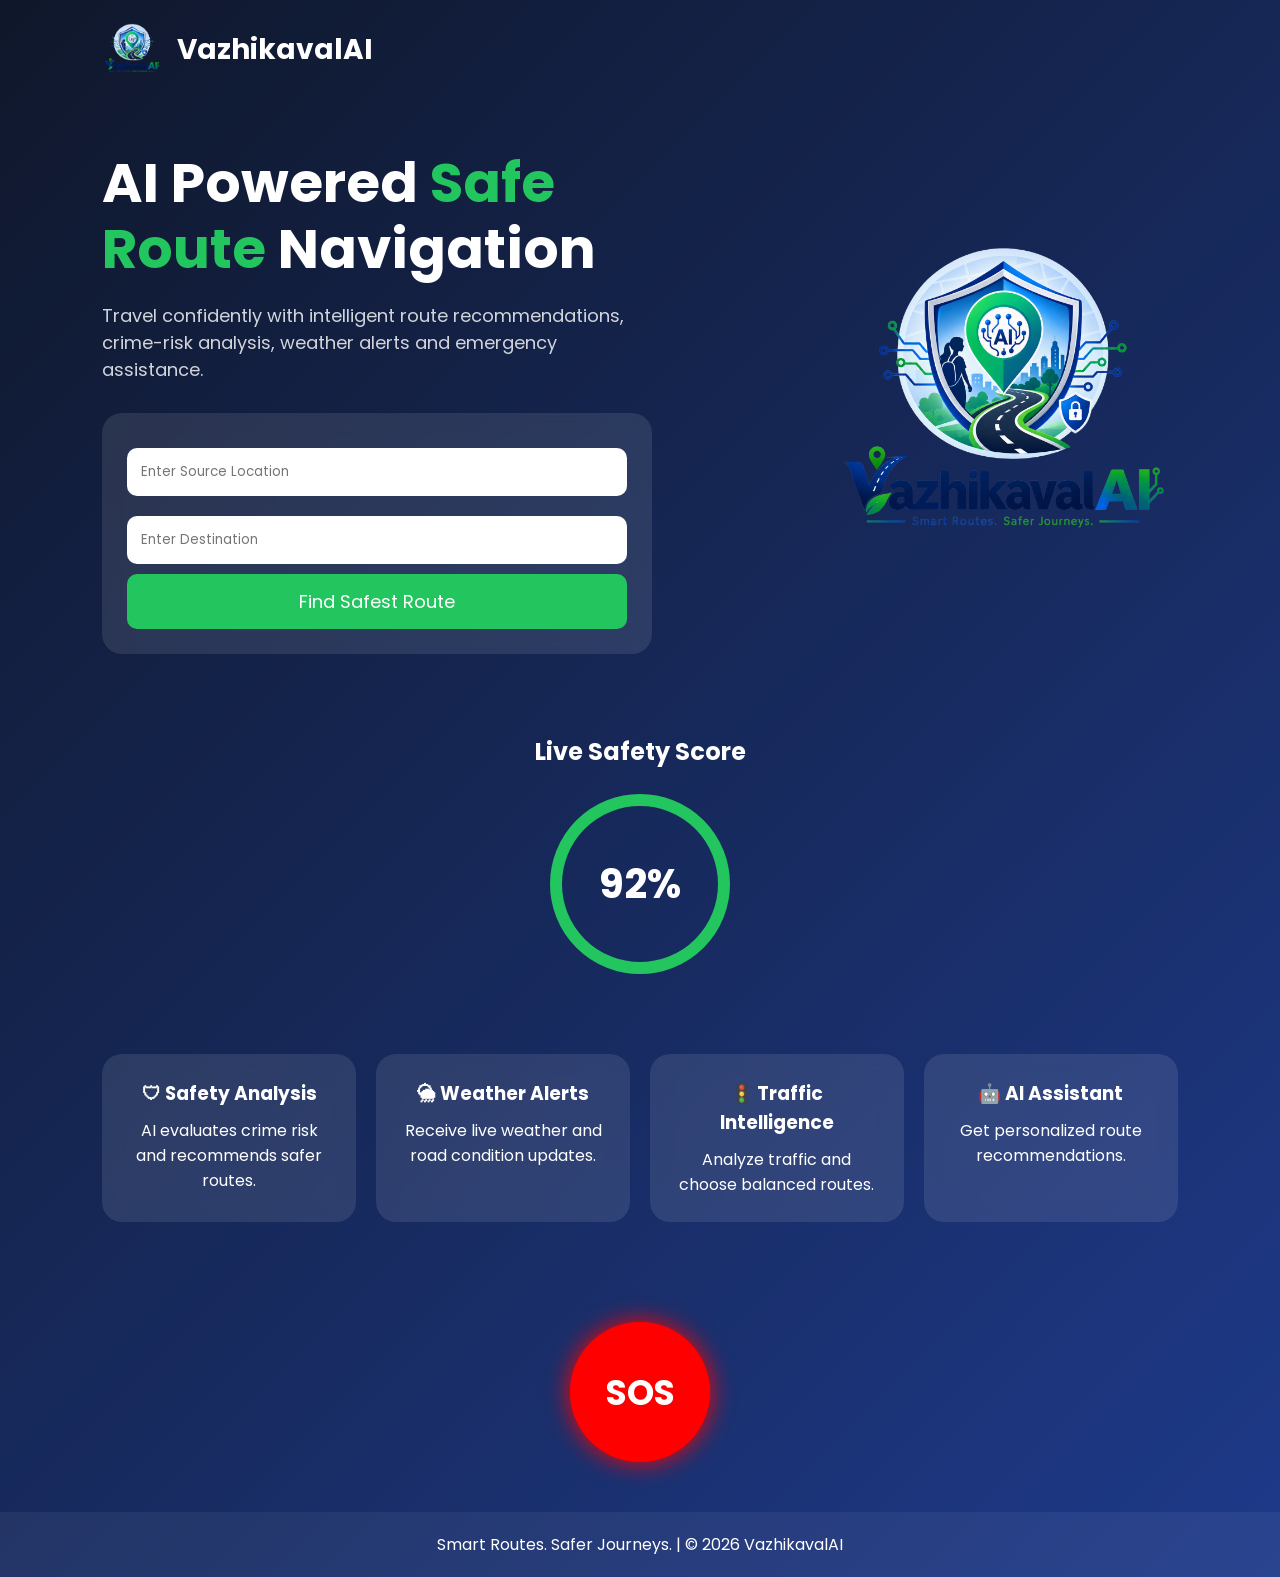
<file: frontend/index.html>
<!DOCTYPE html>
<html lang="en">
<head>
<meta charset="UTF-8">
<meta name="viewport" content="width=device-width, initial-scale=1.0">
<title>VazhikavalAI</title>

<link href="https://fonts.googleapis.com/css2?family=Poppins:wght@300;400;500;600;700&display=swap" rel="stylesheet">

<style>
*{
    margin:0;
    padding:0;
    box-sizing:border-box;
    font-family:'Poppins',sans-serif;
}

body{
    background:linear-gradient(135deg,#0f172a,#1e3a8a);
    min-height:100vh;
    color:white;
}

.navbar{
    display:flex;
    justify-content:space-between;
    align-items:center;
    padding:20px 8%;
}

.logo-section{
    display:flex;
    align-items:center;
    gap:15px;
}

.logo-section img{
    width:60px;
}

.logo-section h2{
    font-size:28px;
}

.hero{
    display:flex;
    justify-content:space-between;
    align-items:center;
    padding:50px 8%;
    flex-wrap:wrap;
}

.left{
    max-width:550px;
}

.left h1{
    font-size:55px;
    line-height:1.2;
}

.left span{
    color:#22c55e;
}

.left p{
    margin-top:20px;
    font-size:18px;
    color:#d1d5db;
}

.search-box{
    margin-top:30px;
    background:rgba(255,255,255,0.1);
    backdrop-filter:blur(10px);
    padding:25px;
    border-radius:20px;
}

.search-box input{
    width:100%;
    padding:14px;
    margin:10px 0;
    border:none;
    border-radius:10px;
}

.search-box button{
    width:100%;
    padding:14px;
    border:none;
    border-radius:10px;
    background:#22c55e;
    color:white;
    font-size:18px;
    cursor:pointer;
}

.right img{
    width:350px;
    animation:float 3s ease-in-out infinite;
}

@keyframes float{
    0%,100%{
        transform:translateY(0);
    }
    50%{
        transform:translateY(-15px);
    }
}

.features{
    display:grid;
    grid-template-columns:repeat(auto-fit,minmax(250px,1fr));
    gap:20px;
    padding:50px 8%;
}

.card{
    background:rgba(255,255,255,0.1);
    backdrop-filter:blur(10px);
    border-radius:20px;
    padding:25px;
    text-align:center;
}

.card h3{
    margin-bottom:10px;
}

.safety{
    text-align:center;
    padding:30px;
}

.score{
    width:180px;
    height:180px;
    border-radius:50%;
    border:12px solid #22c55e;
    margin:auto;
    display:flex;
    justify-content:center;
    align-items:center;
    font-size:40px;
    font-weight:bold;
}

.sos{
    text-align:center;
    margin:50px;
}

.sos button{
    width:140px;
    height:140px;
    border-radius:50%;
    border:none;
    background:red;
    color:white;
    font-size:35px;
    font-weight:bold;
    cursor:pointer;
    box-shadow:0 0 25px red;
}

footer{
    text-align:center;
    padding:20px;
    margin-top:30px;
    background:rgba(255,255,255,0.05);
}

@media(max-width:768px){
.hero{
    text-align:center;
    justify-content:center;
}

.left h1{
    font-size:38px;
}

.right img{
    width:250px;
    margin-top:30px;
}
}
</style>
</head>
<body>

<div class="navbar">
    <div class="logo-section">
        <img src="logo.png" alt="VazhikavalAI Logo">
        <h2>VazhikavalAI</h2>
    </div>
</div>

<section class="hero">

<div class="left">
    <h1>AI Powered <span>Safe Route</span> Navigation</h1>

    <p>
        Travel confidently with intelligent route recommendations,
        crime-risk analysis, weather alerts and emergency assistance.
    </p>

    <div class="search-box">
        <input type="text" placeholder="Enter Source Location">
        <input type="text" placeholder="Enter Destination">
        <button>Find Safest Route</button>
    </div>
</div>

<div class="right">
    <img src="logo.png" alt="Logo">
</div>

</section>

<section class="safety">
    <h2>Live Safety Score</h2>
    <br>
    <div class="score">92%</div>
</section>

<section class="features">

<div class="card">
    <h3>🛡 Safety Analysis</h3>
    <p>AI evaluates crime risk and recommends safer routes.</p>
</div>

<div class="card">
    <h3>🌦 Weather Alerts</h3>
    <p>Receive live weather and road condition updates.</p>
</div>

<div class="card">
    <h3>🚦 Traffic Intelligence</h3>
    <p>Analyze traffic and choose balanced routes.</p>
</div>

<div class="card">
    <h3>🤖 AI Assistant</h3>
    <p>Get personalized route recommendations.</p>
</div>

</section>

<div class="sos">
    <button onclick="alert('Emergency Alert Sent!')">
        SOS
    </button>
</div>

<footer>
    Smart Routes. Safer Journeys. | © 2026 VazhikavalAI
</footer>

</body>
</html>
</file>
